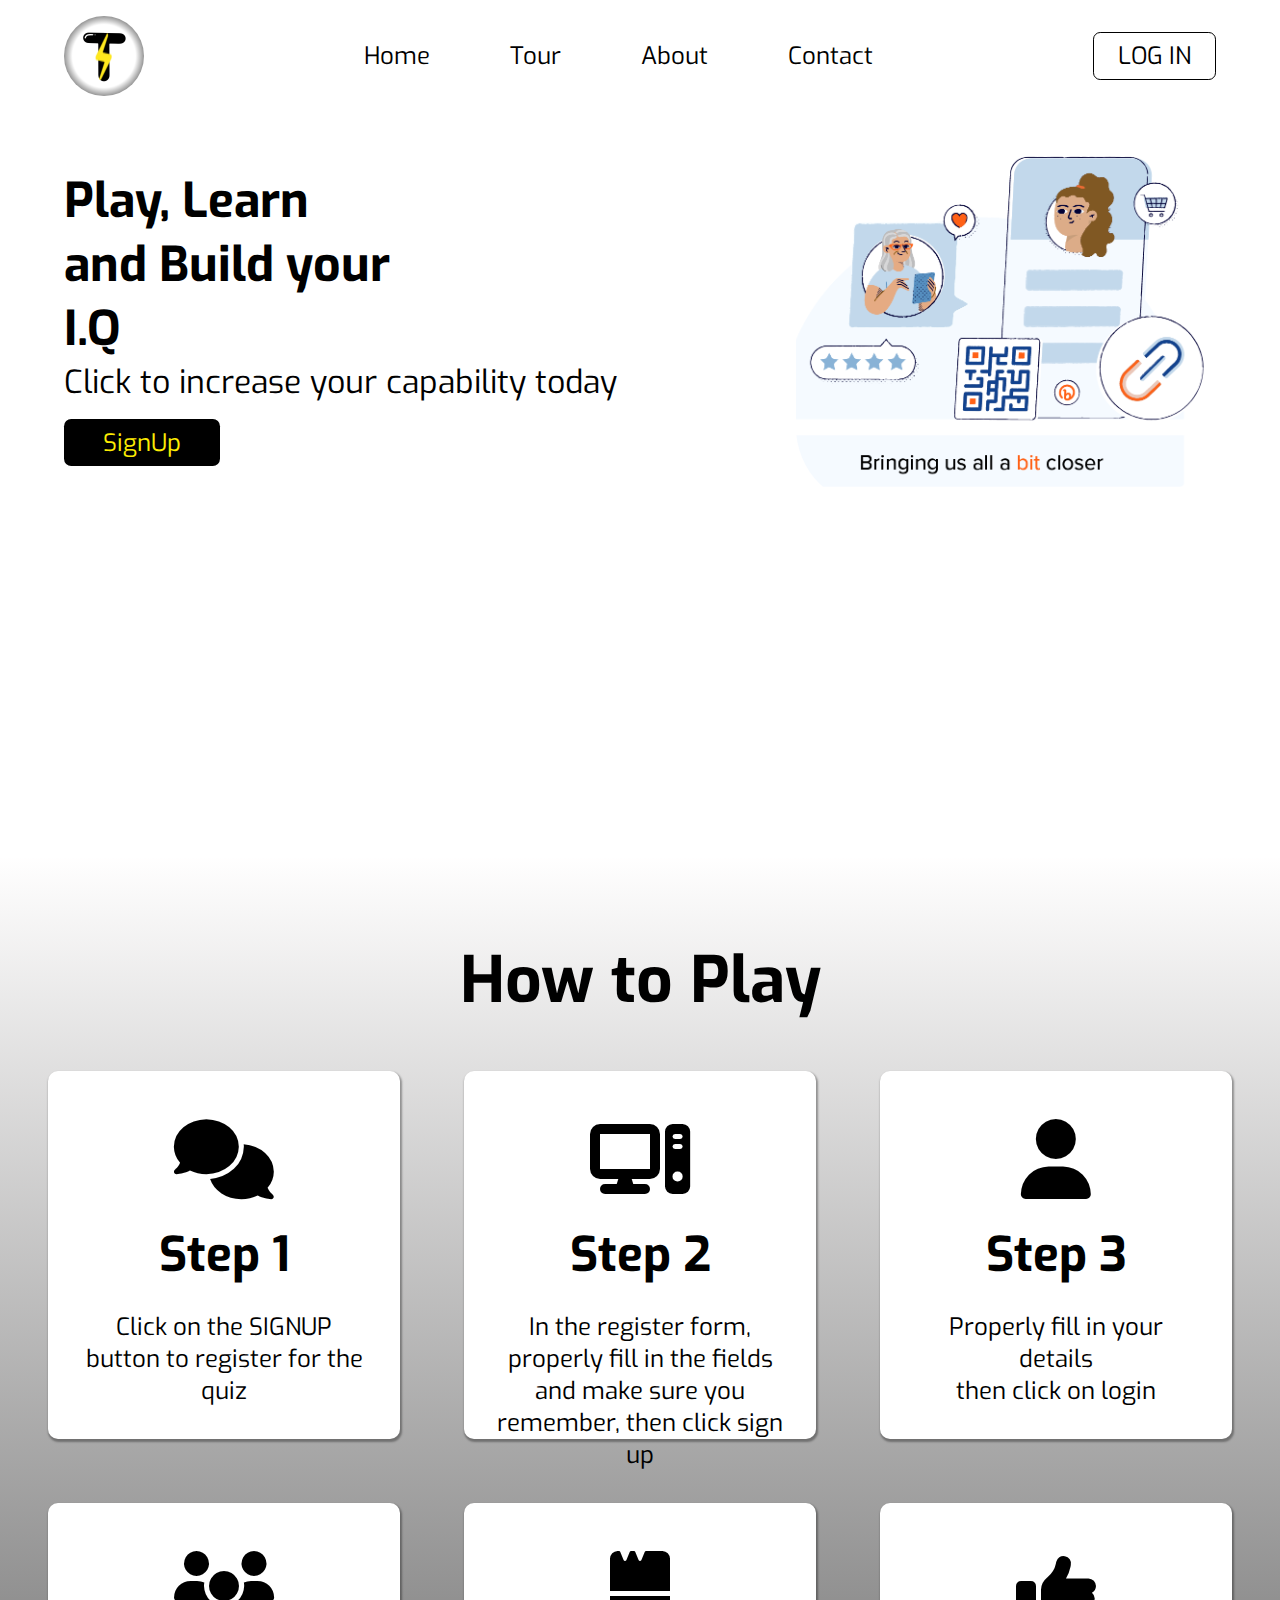
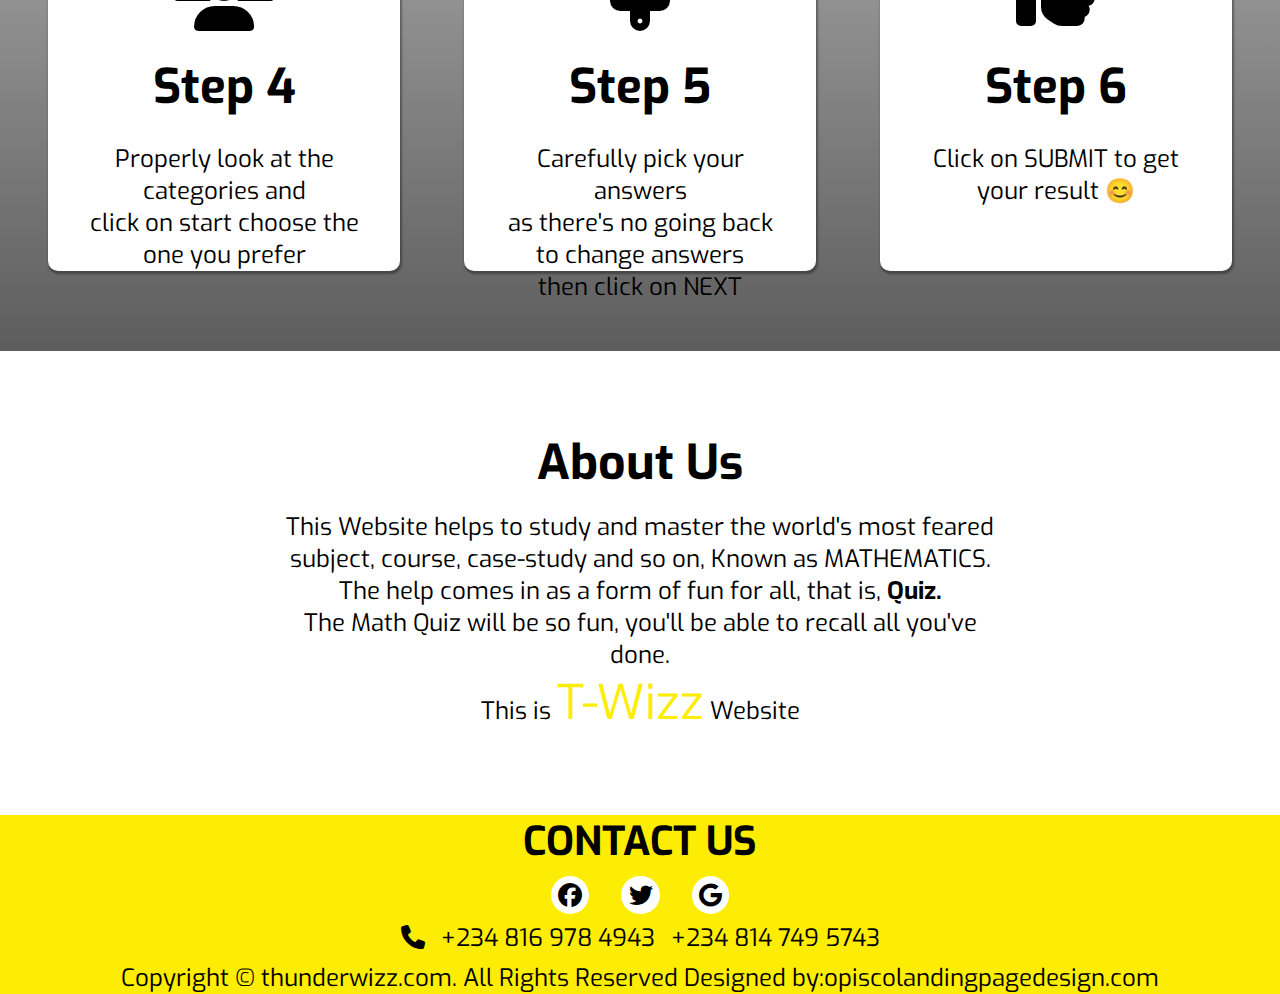
<file: index.html>
<html lang="en">
<head>
    <meta charset="UTF-8">
    <meta http-equiv="X-UA-Compatible" content="IE=edge">
    <meta name="viewport" content="width=device-width, initial-scale=1.0">
    <link rel="stylesheet" href="https://fonts.googleapis.com/css2?family=Exo+2:wght@600&family=Exo:ital,wght@l,600&display=swap">
    <link rel="stylesheet" href="../cssfiles/style.css">
    <link rel="stylesheet" href="../cssfiles/all.min.css">
    <link rel="stylesheet" href="https://cdnjs.cloudflare.com/ajax/libs/font-awesome/6.2.0/css/all.min.css">
    <link rel="shortcut icon" href="../images/thunder web.jpg" type="image/x-icon">
    <title>Thunder WebPage</title>
</head>
<body>
    <header class="header-section" id="header-section">
        <nav class="navbar display just-btw">
            <div class="logo">
                <img src="../images/thunderlogo.jpg" alt="T-Wizz">
            </div>
            <div class="middle-nav">
                <ul class="display just-btw list-style">
                    <li><a href="#header-section">Home</a></li>
                    <li><a href="#second-section">Tour</a></li>
                    <li><a href="#third-section">About</a></li>
                    <li><a href="#last-section">Contact</a></li>
                </ul>
            </div>
            <div class="last-nav logout">
                <a href="../htmlfiles/index.html" class="logout">LOG OUT</a>
            </div>
            <div class="last-nav login">
                <a href="../htmlfiles/login.html">LOG IN</a>
            </div>
        </nav>
    </header>
    <section class="first-section">
        <div class="first-sect-words display just-btw">
            <div class="first-sect">
                <h1 class="first-sect-h">Play, Learn and Build your I.Q</h1>
            <div class="signup">
                <div class="signup-part">
                    <h1>Click to increase your capability today</h1>
                    <a href="../htmlfiles/signup.html">SignUp</a>
                </div>
            </div>
            <div class="dashboard">
                <div class="signup-part">
                <h1>Click to go to Quiz</h1>
                <a href="../htmlfiles/quiz.html">Dashboard</a>
                </div>
            </div>
            </div>
            <img src="../images/thunderquiz.PNG" alt="">
        </div>
        
    </section>
    <section class="second-section display" id="second-section">
        <div class="top-words">
            <h1>How to Play</h1>
        </div>
        <div class="cards">
            <div class="card display">
                <i class="fa-solid fa-comments"></i>
                <h1>Step 1</h1>
                <p>Click on the SIGNUP button to register for the quiz</p>
            </div>
            <div class="card display">
                <i class="fa-solid fa-computer"></i>
                <h1>Step 2</h1>
                <p>In the register form, <br>properly fill in the fields <br> and make sure you remember, then click sign up</p>
            </div>
            <div class="card display">
                <i class="fa-solid fa-user"></i>
                <h1>Step 3</h1>
                <p>Properly fill in your details <br>then click on login</p>
            </div>
            <div class="card display">
                <i class="fa-solid fa-users"></i>
                <h1>Step 4</h1>
                <p>Properly look at the categories and <br> click on start choose the one you prefer</p>
            </div>
            <div class="card display">
                <i class="fa-solid fa-brush"></i>
                <h1>Step 5</h1>
                <p>Carefully pick your answers <br>as there's no going back to change answers <br> then click on NEXT</p>
            </div>
            <div class="card display">
                <i class="fa-solid fa-thumbs-up"></i>
                <h1>Step 6</h1>
                <p>Click on SUBMIT to get your result 😊</p>
            </div>
        </div>
    </section>
    <section class="third-section" id="third-section">
        <div class="about">
            <div class="about-words display">
                <h1>About Us</h1>
                <p>This Website helps to study and master the world's most feared subject, course, case-study and so on, Known as MATHEMATICS. <br> The help comes in as a form of fun for all, that is, <b>Quiz.</b>
                <br>The Math Quiz will be so fun, you'll be able to recall all you've done.
                <br> This is <span>T-Wizz</span> Website</p>
            </div>
        </div>
    </section>
    <section class="last-section" id="last-section">
        <footer class="footer-section display"> 
            <div class="contact">
                <h1>CONTACT US</h1>
            </div>
            <div class="social-icons display">
              <a href="#"><i class="fa-brands fa-facebook social-ic"></i></a>
              <a href="#"><i class="fa-brands fa-twitter social-ic"></i></a>
              <a href="#"><i class="fa-brands fa-google social-ic"></i></a>
            </div>
            <ul class="footer-ul display list-style">
              <li><a href="#" class="text-dec"><i class="fa-solid fa-phone"></i></a></li>
              <li><a href="#" class="text-dec">+234 816 978 4943</a></li>
              <li><a href="#" class="text-dec">+234 814 749 5743</a></li>
            </ul>
            <div class="copyright">
              <p>Copyright © thunderwizz.com. All Rights Reserved Designed by:opiscolandingpagedesign.com</p>
            </div> 
        </footer>
    </section>



    <script src="../javafiles/extras.js"></script>
</body>
</html>
</file>
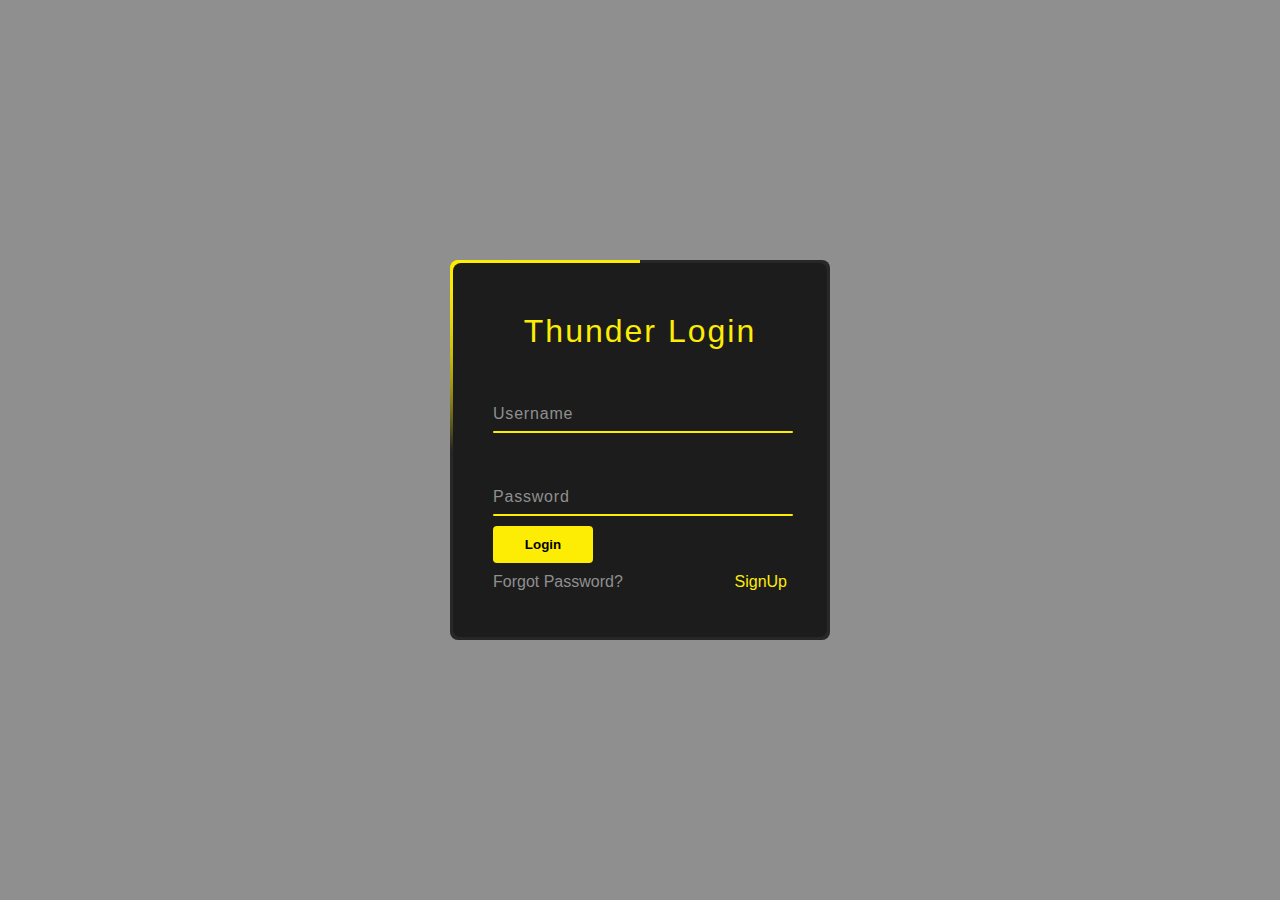
<file: htmlfiles/login.html>
<html lang="en">
<head>
    <meta charset="UTF-8">
    <meta http-equiv="X-UA-Compatible" content="IE=edge">
    <meta name="viewport" content="width=device-width, initial-scale=1.0">
    <link rel="stylesheet" href="../cssfiles/login.css">
    <link rel="shortcut icon" href="../images/thunder login.jpg" type="image/x-icon">
    <title>Thunder〽Login</title>
    <script>
        let user =localStorage.getItem("currentUser");
        if(user){
            location.href="../htmlfiles/quiz.html"
        }
    </script>
</head>
<body>
    <div class="box">
        <form action="" class="login_form">
            <h1>Thunder Login</h1>
        
            <div class="inputBox">
                <input type="text" name="username" id="userName" required  autocomplete="off">
                <span>Username</span>
                <i></i>
            </div>
            <div class="inputBox">
                <input type="password" name="password" required id="passWord" >
                <span>Password</span>
                <i></i>
            </div>
            <input type="submit" value="Login" id="LogIn">
            <div class="links">
                <a href="#">Forgot Password?</a>
                <a href="../htmlfiles/signup.html">SignUp </a>
            </div>
        </form>
    </div>

    <script src="../javafiles/extras.js"></script>
    <script src="../javafiles/login.js"></script>
</body>
</html>
</file>
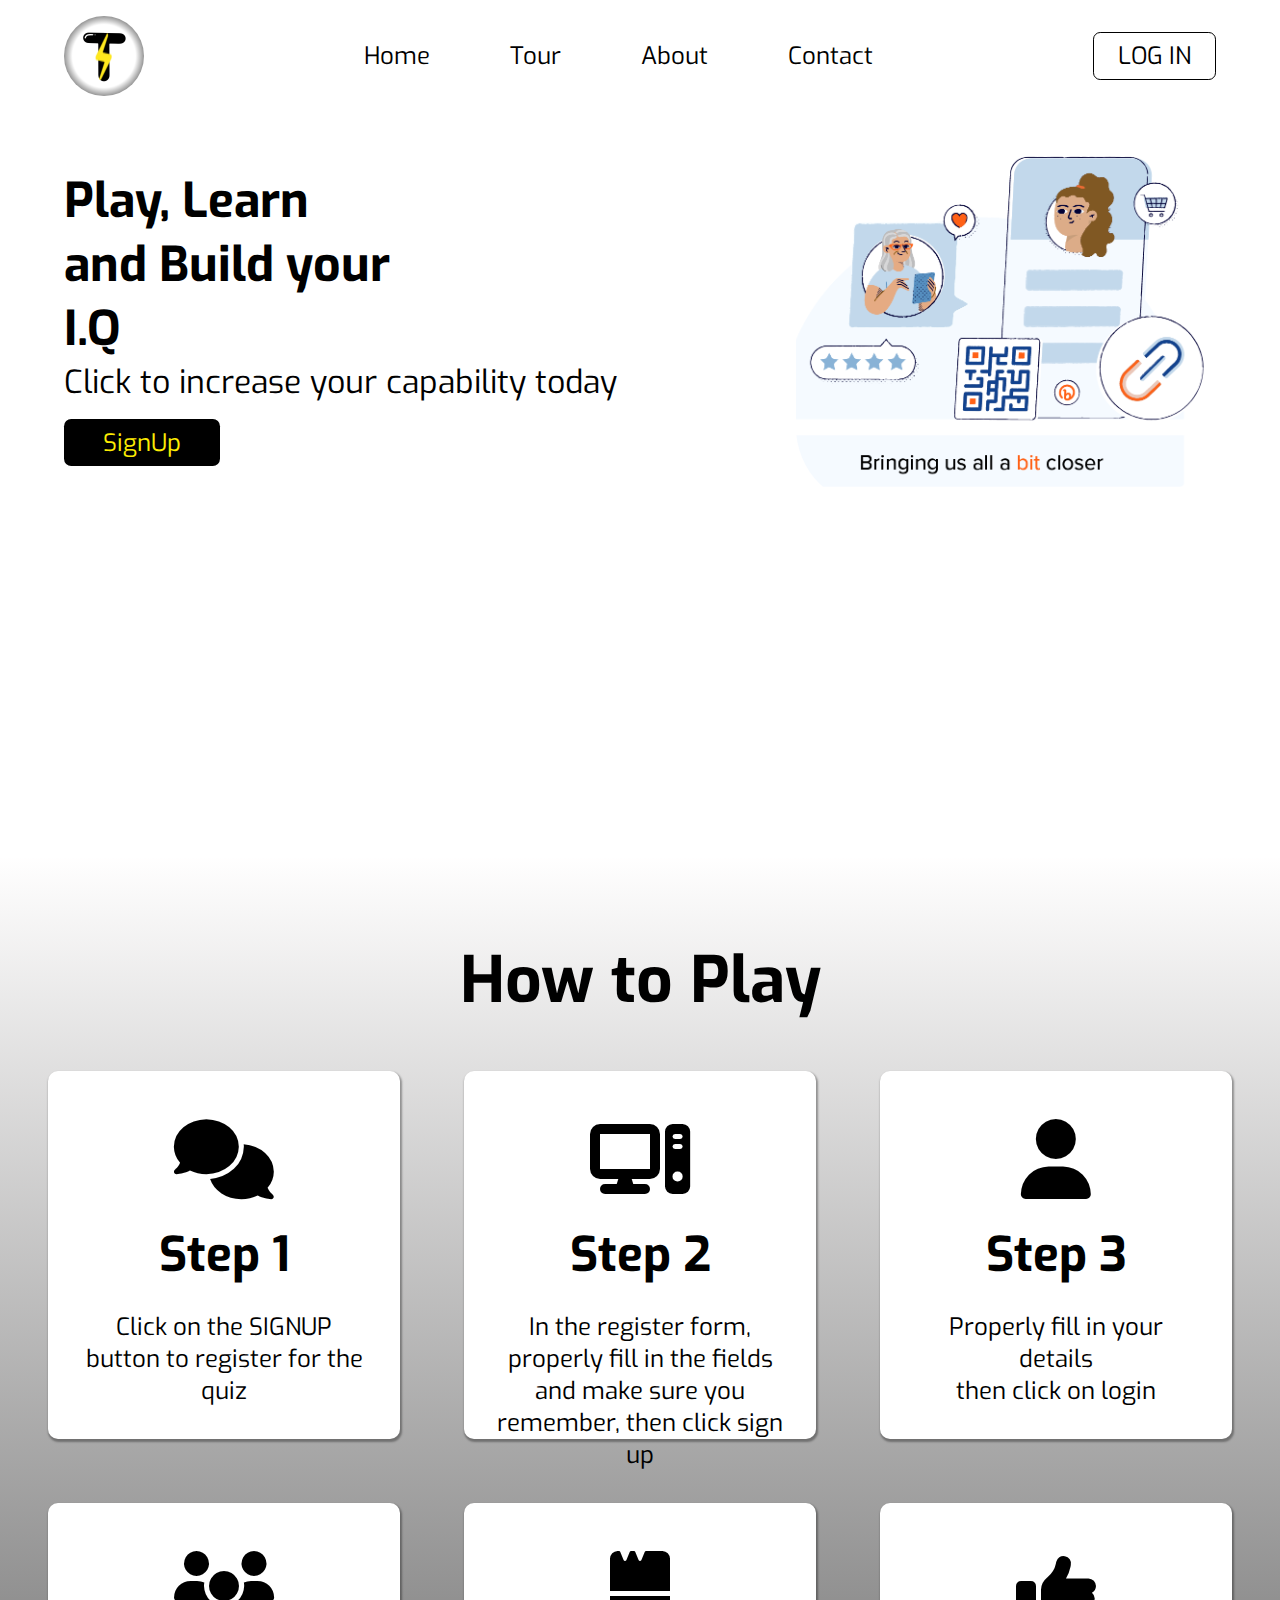
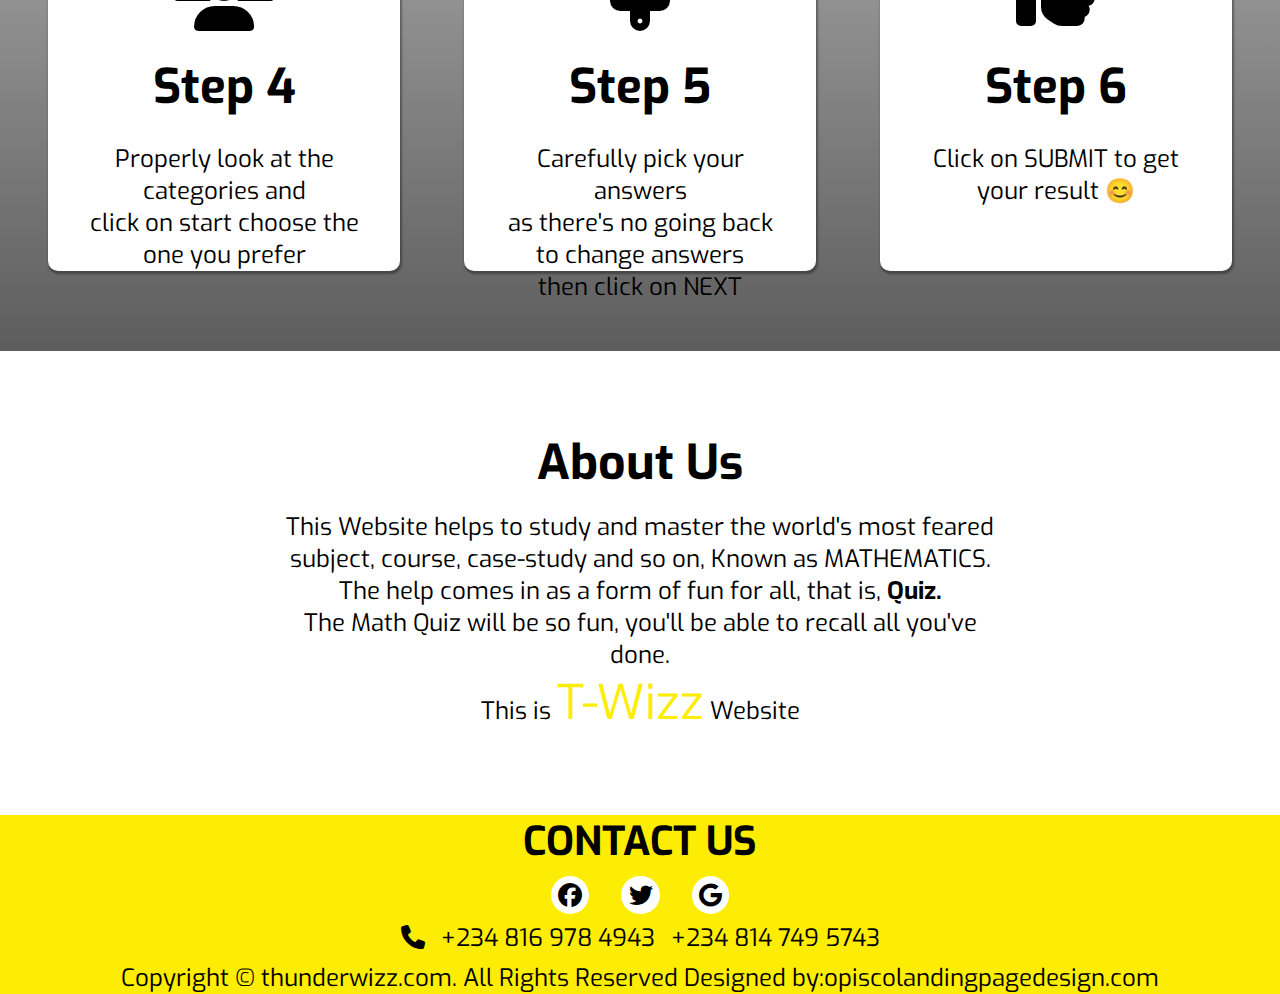
<file: htmlfiles/quiz.html>
<html lang="en">
<head>
    <meta charset="UTF-8">
    <meta http-equiv="X-UA-Compatible" content="IE=edge">
    <meta name="viewport" content="width=device-width, initial-scale=1.0">
    <link rel="stylesheet" href="../cssfiles/quiz.css">
    <link rel="stylesheet" href="../cssfiles/all.min.css">
    <link rel="stylesheet" href="https://cdnjs.cloudflare.com/ajax/libs/font-awesome/6.2.0/css/all.min.css">
    <title>Thunder Quiz</title>
    <script>
        let token = localStorage.getItem("token")
        if(token == null){
            window.location.replace("./index.html")
        }
    </script>
</head>
<body>
    <section class="main-section">
        <div class="top-words display just-btw">
            <a href="../htmlfiles/index.html"><img src="../images/thunderlogo.jpg" alt="t-wizz"></a>
            <h1>Explore Our Quiz Categories</h1>
            <i class="fa-solid fa-lightbulb"></i>
        </div>
        <div class="guide-bar display just-btw">
            <button id="guide-btn">Guide</button>
            <button class="logout" id="guide-btn">LOG OUT</button>
        </div>
    
        <div class="cards display just-btw">
            <div class="card display just-btw">
                <img src="../images/basic math.jpg" alt="basic-math">
                <h1>Basic Math</h1>
                <p>Get to know if <br> you still know your 1,2,3</p>
                <button class="basicmath question-button">START</button>
            </div>
        
            <div class="card display just-btw">
                <img src="../images/middle math.png" alt="middle-math">
                <h1>Middle Math</h1>
                <p>Try this out, get familiar <br> with your childhood</p>
                <button class="middlemath question-button">START</button>
            </div>
        
            <div class="card display just-btw">
                <img src="../images/advance math.png" alt="advance-math">
                <h1>Advance Math</h1>
                <p>Play and see<br> if you're a Math Wizz</p>
                <button class="advancemath question-button">START</button>
            </div>
        </div>
        <div class="container hidden">
            <div id="guide-container">
                <div id="guide">
                    <h2>Quiz Guide</h2>
                    <ol>
                        <li>You Have only 30 seconds for each category</li>
                        <li>Once you select your answer, you can't go back</li>
                        <li>You'll get points on the basic of your correct answer</li>
                        <li>You can't exit from the quiz while playing</li>
                        <li>Contact us for workings and answers</li>
                    </ol>
                    <div id="buttons">
                        <button id="exit">Exit</button>
                        <button id="logout" class="logout">Logout</button>
                    </div>
                </div>
            </div>
        </div>
        <div class="overlay hidden"></div>
    </section>
    

    <script src="../javafiles/extras.js"></script>
    <script src="../javafiles/quiz.js"></script>
</body>
</html>
</file>
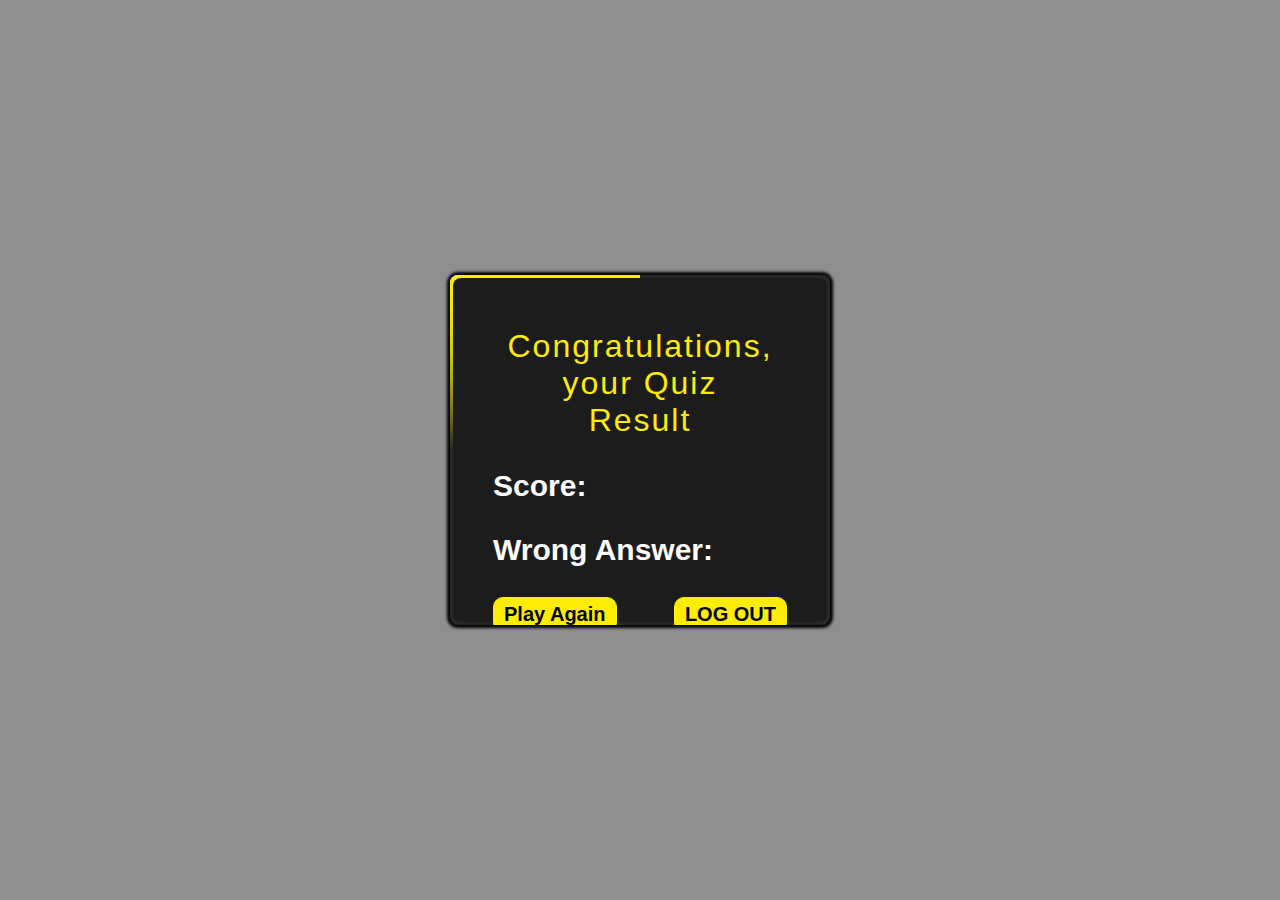
<file: htmlfiles/result.html>
<html lang="en">
<head>
    <meta charset="UTF-8">
    <meta http-equiv="X-UA-Compatible" content="IE=edge">
    <meta name="viewport" content="width=device-width, initial-scale=1.0">
    <link rel="stylesheet" href="../cssfiles/result.css">
    <title>Result Page</title>
</head>
<body>

    <div class="box">
        <div class="result">
            <h1>Congratulations, your Quiz <br>Result</h1>
            <h2>Score:<span class="score"></span></h2>
            <h2>Wrong Answer:<span class="wrong"></span></h2>
            <div class="links">
                <a href="../htmlfiles/quiz.html">Play Again</a>
                <a href="../htmlfiles/index.html">LOG OUT</a>
            </div>
        </div>
    </div>



    <script src="../javafiles/result.js"></script>
</body>
</html>
</file>
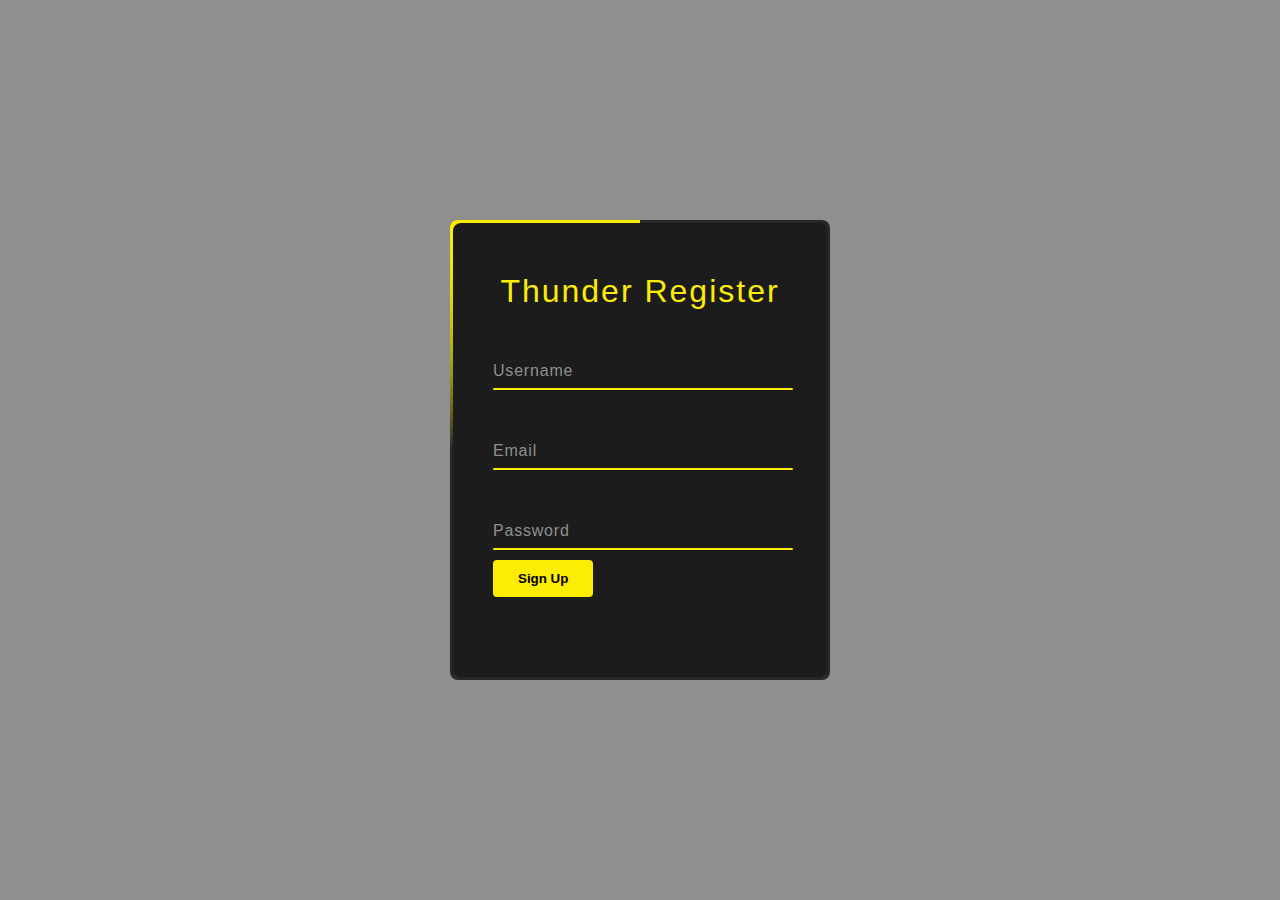
<file: htmlfiles/signup.html>
<html lang="en">
<head>
    <meta charset="UTF-8">
    <meta http-equiv="X-UA-Compatible" content="IE=edge">
    <meta name="viewport" content="width=device-width, initial-scale=1.0">
    <link rel="stylesheet" href="../cssfiles/signup.css">
    <link rel="shortcut icon" href="../images/thunder reg.jpg" type="image/x-icon">
    <title>Thunder🔱Register</title>
    
</head>
<body>
    <div class="box">
        <form action="" class="form">
            <h1>Thunder Register</h1>
            <div class="inputBox">
                <input type="text" name="username" id="userName" autocomplete="off" required>
                <span>Username</span>
                <i></i>
            </div>
            <div class="inputBox">
                <input type="text" name="email" id="email" autocomplete="off" pattern="[a-z0-9._%+-]+@[a-z0-9.-]+\.[a-z]{2,4}$" required>
                <span>Email</span>
                <i></i>
            </div>
            <!-- <div class="inputBox">
                <input type="file" name="file" id="file">
                <span>Profile Picture</span>
                <i></i>
            </div> -->
            <div class="inputBox">
                <input type="password" name="password" id="passWord" required>
                <span>Password</span>
                <i></i>
            </div>
            <input type="submit" value="Sign Up" id="signUp">
        </form>
    </div>
    <script src="../javafiles/extras.js"></script>
    <script src="../javafiles/signup.js"></script>
</body>
</html>
</file>
<file: cssfiles/style.css>
*{
    margin: 0;
    padding: 0;
    box-sizing: border-box;
    font-family: 'Exo', sans-serif;
}

:root{
    --yellow:#fdec03;
    --black:black;
}


body{
    width: 100%;
    height: 100%;
}

.display{
    display: flex;
    align-items: center;
}

.just-btw{
    justify-content: space-between;
}

a{
    text-decoration: none;
}

.list-style{
    list-style: none;
}

.header-section{
    padding: 1em 4em;
    background: transparent;
}

.logo img{
    width: 5em;
    border-radius: 5em;
}

.middle-nav ul{
    gap: 5em;
}

.middle-nav a{
    font-size: 1.5em;
    color: var(--black);
}

.middle-nav a:hover{
    color: var(--yellow);
}

.last-nav a{
    color: var(--black);
    border: 1px solid var(--black);
    font-size: 1.5em;
    padding: 0.3em 1em;
    border-radius: 0.3em;
}

.last-nav a:hover{
    color: var(--yellow);
    background-color: var(--black);
}

.first-section{
    padding: 1em 4em;
    height: 82.9vh;
}

.first-sect-h{
    font-size: 3em;
    width: 7em;
}

.first-sect-words img{
    border: none;
    border-radius: 0.5em 2em 0.5em 5em;
    margin-top: 1em;
}

.signup-part{
    font-family: 'Segoe UI', Tahoma, Geneva, Verdana, sans-serif;
    display: flex;
    flex-direction: column;
    justify-content: center;
    gap: 1em;
}

.signup-part h1{
    font-weight: normal;
}

.signup-part a{
    color: var(--yellow);
    background-color: var(--black);
    font-size: 1.5em;
    padding: 0.3em 1em;
    border-radius: 0.3em;
    width: 6.5em;
    text-align: center;
}

.signup-part a:hover{
    color: var(--black);
    background-color: var(--yellow);
}

.second-section{
    padding: 5em 2em;
    flex-direction: column;
    gap: 3em;
    background: linear-gradient(#fffefeaf,#000000a2);
}

.top-words h1{
    font-size: 4em;
}

.cards{
    display: grid;
    grid-template-columns: 1fr 1fr 1fr;
    column-gap: 4em;
    row-gap: 4em;
}

.card{
    padding: 0.5em 2em;
    width: 22em;
    height: 23em;
    box-shadow: 1px 2px 2px 1px #05050557;
    flex-direction: column;
    background-color: white;
    border-radius: 10px;
    gap: 1.5em;
}

.card:hover{
    transform: scale(1.1);
    transition: .3s;
}

.card i{
    margin-top: 0.5em;
    font-size: 5em;
}

.card h1{
    font-size: 3em;
}

.card p, .about p{
    font-size: 1.5em;
    text-align: center;
}

.third-section{
    padding: 5em 2em;
}

.about h1{
    font-size: 3em;
}

.about-words{
    flex-direction: column;
    gap: 1em;
}

span{
    color: var(--yellow);
    font-size: 2em;
    font-weight: 5em;
}

.about-words p{
    width: 30em;
}

.last-section{
    background-color: #fdec03;
    color: white;
}

.footer-section{
    flex-direction: column;
    justify-content: center;
    gap: 0.5em;
    color: var(--black);
}

.social-icons{
    gap: 2em;
}  

.social-ic{
    padding: 0.3em;
    border-radius: 10em;
    font-size: 1.5em;
    background-color: white;
    color: var(--black);
}

.social-ic:hover{
    background-color: var(--black);
    color: white;
}

.footer-ul{
    gap: 1em;
}

.footer-ul a{
    color: var(--black);
    font-size: 1.5em;
}

.copyright{
    font-size: 1.5em;
}

.contact h1{
    font-size: 2.5em;
}
</file>
<file: cssfiles/login.css>
*{
    margin: 0;
    padding: 0;
    box-sizing: border-box;
    font-family: 'Exo', sans-serif;
}

:root{
    --width: 380px;
    --height: 380px;
    --top: -50%;
    --left: -50%;
    --backgroundColor: #272727 ;
    --borderRadius: 8px;
    --origin: bottom right;
    --animation: animate 6s linear infinite;
    --font: 1em;
    --spacingEm: 0.05em;
    --color: #fdec03;
    --trans: 0.5s;
    --z10: 10;
}

body{
    display: flex;
    justify-content: center;
    align-items: center;
    background-color: #8f8f8f;
}

.box{
    position: relative;
    width: var(--width);
    height: var(--height);
    background-color: var(--backgroundColor);
    border-radius: var(--borderRadius);
    overflow: hidden;
    /* box-shadow: 0 0 3px 3px rgb(0, 0, 0); */
}

.box::before{
    content: '';
    position: absolute;
    width: var(--width);
    height: var(--height);
    background: linear-gradient(0deg, transparent,#fdec03,#fdec03);
    top: var(--top);
    left: var(--left);
    transform-origin: var(--origin);
    animation: var(--animation);
}

.box::after{
    content: '';
    position: absolute;
    width: var(--width);
    height: var(--height);
    background: linear-gradient(0deg, transparent,#fdec03,#fdec03);
    top: var(--top);
    left: var(--left);
    transform-origin: var(--origin);
    animation: var(--animation);
    animation-delay: -3s;
}

@keyframes animate {
    0%{
        transform: rotate(0deg);
    }
    100%{
        transform: rotate(360deg);
    }
}

form{
    position: absolute;
    background-color: #1c1c1c;
    inset: 3px;
    z-index: var(--z10);
    border-radius: var(--borderRadius);
    padding: 50px 40px;
    display: flex;
    flex-direction: column;
}

form h1{
    color: var(--color);
    text-align: center;
    font-weight: 500;
    letter-spacing: 2px;
}

.inputBox{
    position: relative;
    width: 300px;
    margin-top: 35px;
}

.inputBox input{
    position: relative;
    width: 100%;
    padding: 20px 10px 10px;
    background-color: transparent;
    color: black;  
    border: none;
    outline: none;
    font-size: var(--font);
    letter-spacing: var(--spacingEm);
    z-index: var(--z10);
}

.inputBox span{
    position: absolute;
    left: 0;
    padding: 20px 0px 10px;
    font-size: var(--font);
    color: #8f8f8f;
    letter-spacing: var(--spacingEm);
    pointer-events: none;
    transition: var(--trans);
}

.inputBox input:valid ~ span,
.inputBox input:focus ~ span{
    color: var(--color);
    transform: translateX(0px) translateY(-34px);
    font-size: 0.75em;
}

.inputBox i{
    position: absolute;
    left: 0;
    bottom: 0;
    width: 100%;
    height: 2px;
    background-color:var(--color);
    border-radius: 4px;
    pointer-events: none;
    transition:var(--trans);
}

.inputBox input:valid ~ i,
.inputBox input:focus ~ i{
    height: 44px;
}


.links{
    display: flex;
    justify-content: space-between;
}

.links a{
    margin: 10px 0;
    color: #8f8f8f;
    text-decoration: none;
}

.links a:hover,
.links a:nth-child(2){
    color: var(--color);
}

.links a:nth-child(2):hover{
    color: #8f8f8f;
}

input[type="submit"]{
    border: none;
    outline: none;
    background-color: var(--color);
    padding: 11px 25px;
    width: 100px;
    margin-top: 10px;
    border-radius: 4px;
    font-weight: 600;
    cursor: pointer;
}

input[type="submit"]:active{
    opacity: 0.8;
}
</file>
<file: cssfiles/quiz.css>
*{
    margin: 0;
    padding: 0;
    box-sizing: border-box;
    font-family: 'Exo', sans-serif;
}

:root{
    --black-clr:black;
    --yellow-clr:#fdec03;
}

body{
    height: 100%;
    width: 100%;
    background: #e7f1fa;
}

.display{
    display: flex;
    align-items: center;
}

.just-btw{
    justify-content: space-between;
}

.main-section{
    padding: 1em 2em;
}

.top-words img{
    width: 5em;
    border-radius: 5em;
}

.top-words h1{
    font-size: 3em;
}

.top-words i{
    font-size: 7em;
}

.cards{
    margin-top: 1.5em;
}

.card{
    padding: 0.5em 2em;
    width: 22em;
    height: 23em;
    box-shadow: 1px 2px 2px 1px #05050557;
    flex-direction: column;
    background-color: white;
    border-radius: 10px;
}

.card:hover{
    transform: scale(1.1);
    transition: .5s;
}

.card img{
    width: 8em;
    height: 8em;
    border-radius: 20em;
    margin-top: 1em;
}

.card h1{
    font-size: 2em;
}

.card p{
    font-size: 1.5em;
}

.card button{
    box-shadow: 1px 2px 2px 1px #05050557;
    font-size: 20px;
    font-weight: bold;
    color: var(--black-clr);
    background-color: var(--yellow-clr);
    border-radius: 10px;
    border: 1px solid var(--yellow-clr);
    padding: 0.5em 1em;
    margin-bottom: 0.8em;
}

.card button:hover, #guide #buttons button:hover, #guide-btn:hover{
    background-color: #ebdc12;
}

.container{
    position: absolute;
    z-index: 5;
    top: 50%;
    left: 50%;
    transform: translate(-50%, -50%); 
}


#guide-container{
    display: grid;
    place-items: center;
    
}

#guide{
    height: auto;
    width: 580px;
    padding: 20px;
    background-color: #e7f1fa;
    border-radius: 30px 10px;
    border: 1px solid #b0c4d8;
    box-shadow: 1px 2px 2px 1px #05050557
}

#guide h2{
    font-size: 60px;
    color: var(--yellow-clr);
}


#guide li{
    height: 50px;
    width: 100%;
    display: flex;
    align-items: center;
    font-size: 20px;
}

#guide #buttons{
    height: 50px;
    width: 100%;
    display: flex;
    justify-content: flex-end;
}

#guide #buttons button, #guide-btn{
    height: 50px;
    width: 120px;
    margin: 10px 25px;
    border: none;
    outline: none;
    color: black;
    background-color: var(--yellow-clr);
    border: 1px solid #b0c4d8;
    border-radius: 20px 5px;
    font-size: 18px;
    box-shadow: 1px 2px 2px 1px #05050525;
    cursor:pointer;
    text-decoration: none;
}

#guide #buttons button:last-child{
    margin: 10px 0;
}

.hidden{
    display: none;
}

.overlay{
    position:absolute;
    inset: 0;
    background-color: rgba(0, 0, 0, 0.5);
    z-index: 1;
}
.calculator-section{
    position: absolute;
    z-index: 5;
    top: 50%;
    left: 50%;
    transform: translate(-50%, -50%);
}
</file>
<file: cssfiles/result.css>
*{
    margin: 0;
    padding: 0;
    box-sizing: border-box;
    font-family: 'Exo', sans-serif;
}

:root{
    --width: 380px;
    --height: 350px;
    --top: -50%;
    --left: -50%;
    --backgroundColor: #272727 ;
    --borderRadius: 8px;
    --origin: bottom right;
    --animation: animate 6s linear infinite;
    --font: 1em;
    --spacingEm: 0.05em;
    --color: #fdec03;
    --trans: 0.5s;
    --z10: 10;
}

body{
    display: flex;
    justify-content: center;
    align-items: center;
    background-color: #8f8f8f;
}

.box{
    position: relative;
    width: var(--width);
    height: var(--height);
    background-color: var(--backgroundColor);
    border-radius: var(--borderRadius);
    overflow: hidden;
    box-shadow: 0 0 3px 3px rgb(0, 0, 0);
}

.box::before{
    content: '';
    position: absolute;
    width: var(--width);
    height: var(--height);
    background: linear-gradient(0deg, transparent,#fdec03,#fdec03);
    top: var(--top);
    left: var(--left);
    transform-origin: var(--origin);
    animation: var(--animation);
}

.box::after{
    content: '';
    position: absolute;
    width: var(--width);
    height: var(--height);
    background: linear-gradient(0deg, transparent,#fdec03,#fdec03);
    top: var(--top);
    left: var(--left);
    transform-origin: var(--origin);
    animation: var(--animation);
    animation-delay: -3s;
}

@keyframes animate {
    0%{
        transform: rotate(0deg);
    }
    100%{
        transform: rotate(360deg);
    }
}

.result{
    position: absolute;
    background-color: #1c1c1c;
    inset: 3px;
    z-index: var(--z10);
    border-radius: var(--borderRadius);
    padding: 50px 40px;
    display: flex;
    flex-direction: column;
    gap: 30px;
}

.result h1{
    color: var(--color);
    text-align: center;
    font-weight: 500;
    letter-spacing: 2px;
}

.result h2{
    font-size: 30px;
    color: white;
}

.links{
    display: flex;
    justify-content: space-between;
    align-items: center;
}

.links a{
    text-decoration: none;
    font-size: 20px;
    font-weight: bold;
    color: black;
    background-color: var(--color);
    border: 1px solid #fdec03;
    padding: 5px 10px;
    border-radius: 10px;
}

.links a:hover{
    color: var(--color);
    background-color: black;
}
</file>
<file: cssfiles/signup.css>
*{
    margin: 0;
    padding: 0;
    box-sizing: border-box;
    font-family: 'Exo', sans-serif;
}

:root{
    --width: 380px;
    --height: 460px;
    --top: -50%;
    --left: -50%;
    --backgroundColor: #272727 ;
    --borderRadius: 8px;
    --origin: bottom right;
    --animation: animate 6s linear infinite;
    --font: 1em;
    --spacingEm: 0.05em;
    --color: #fdec03;
    --trans: 0.5s;
    --z10: 10;
}

body{
    display: flex;
    justify-content: center;
    align-items: center;
    background-color: #8f8f8f;
}

.box{
    position: relative;
    width: var(--width);
    height: var(--height);
    background-color: var(--backgroundColor);
    border-radius: var(--borderRadius);
    overflow: hidden;
    /* box-shadow: 0 0 3px 3px rgb(0, 0, 0); */
}

.box::before{
    content: '';
    position: absolute;
    width: var(--width);
    height: var(--height);
    background: linear-gradient(0deg, transparent,#fdec03,#fdec03);
    top: var(--top);
    left: var(--left);
    transform-origin: var(--origin);
    animation: var(--animation);
}

.box::after{
    content: '';
    position: absolute;
    width: var(--width);
    height: var(--height);
    background: linear-gradient(0deg, transparent,#fdec03,#fdec03);
    top: var(--top);
    left: var(--left);
    transform-origin: var(--origin);
    animation: var(--animation);
    animation-delay: -3s;
}

@keyframes animate {
    0%{
        transform: rotate(0deg);
    }
    100%{
        transform: rotate(360deg);
    }
}

form{
    position: absolute;
    background-color: #1c1c1c;
    inset: 3px;
    z-index: var(--z10);
    border-radius: var(--borderRadius);
    padding: 50px 40px;
    display: flex;
    flex-direction: column;
}

form h1{
    color: var(--color);
    text-align: center;
    font-weight: 500;
    letter-spacing: 2px;
}

.inputBox{
    position: relative;
    width: 300px;
    margin-top: 32px;
}

.inputBox input{
    position: relative;
    width: 100%;
    padding: 20px 10px 10px;
    background-color: transparent;
    color: black;  
    border: none;
    outline: none;
    font-size: var(--font);
    letter-spacing: var(--spacingEm);
    z-index: var(--z10);
}

.inputBox span{
    position: absolute;
    left: 0;
    padding: 20px 0px 10px;
    font-size: var(--font);
    color: #8f8f8f;
    letter-spacing: var(--spacingEm);
    pointer-events: none;
    transition: var(--trans);
}

.inputBox input:valid ~ span,
.inputBox input:focus ~ span{
    color: var(--color);
    transform: translateX(0px) translateY(-34px);
    font-size: 0.75em;
}

.inputBox i{
    position: absolute;
    left: 0;
    bottom: 0;
    width: 100%;
    height: 2px;
    background-color:var(--color);
    border-radius: 4px;
    pointer-events: none;
    transition:var(--trans);
}

.inputBox input:valid ~ i,
.inputBox input:focus ~ i{
    height: 44px;
}


/* .links{
    display: flex;
    justify-content: space-between;
}

.links a{
    margin: 10px 0;
    color: #8f8f8f;
    text-decoration: none;
}

.links a:hover,
.links a:nth-child(2){
    color: var(--color);
}

.links a:nth-child(2):hover{
    color: #8f8f8f;
} */

input[type="submit"]{
    border: none;
    outline: none;
    background-color: var(--color);
    padding: 11px 25px;
    width: 100px;
    margin-top: 10px;
    border-radius: 4px;
    font-weight: 600;
    cursor: pointer;
}

input[type="submit"]:active{
    opacity: 0.8;
}
</file>
